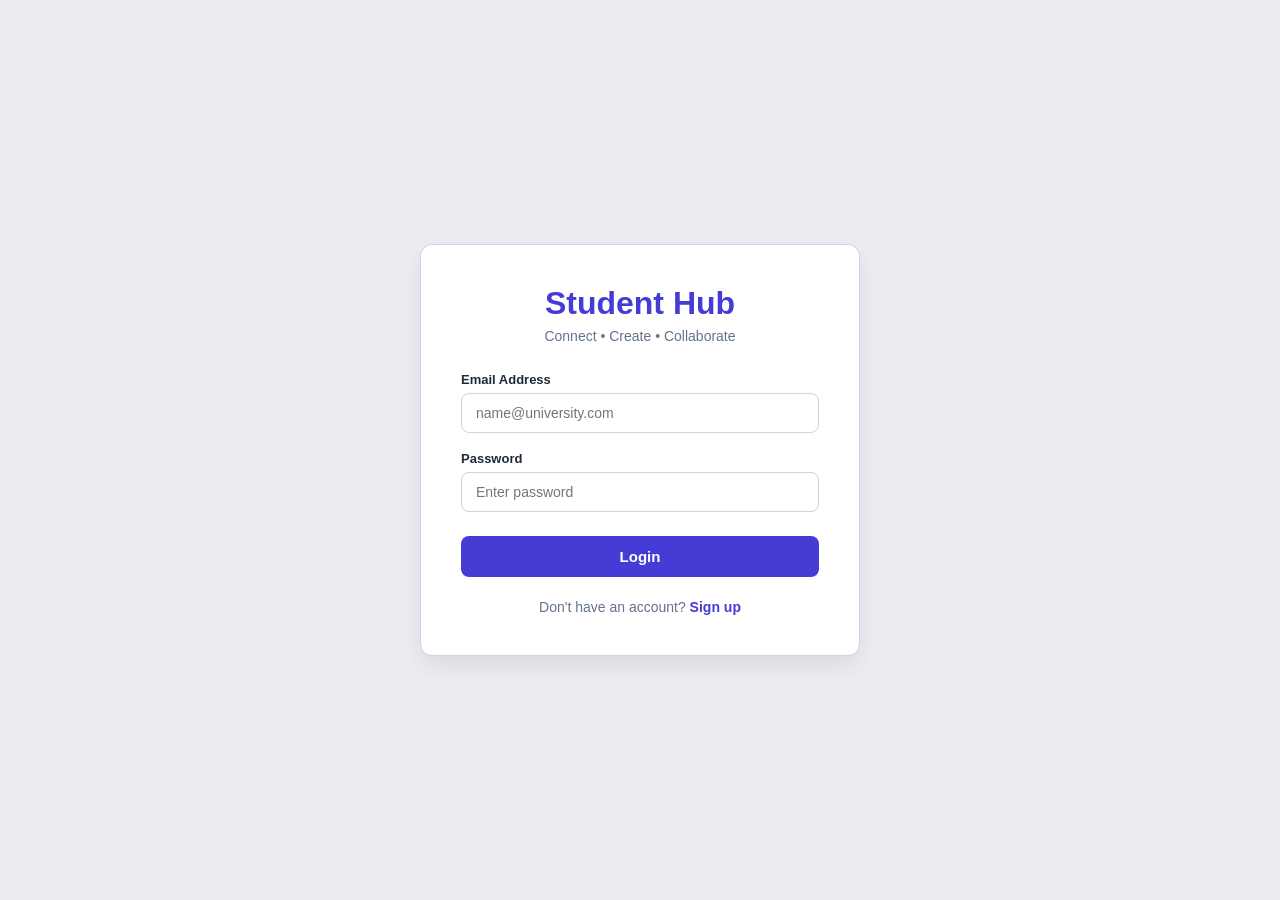
<file: frontend/index.html>
<!DOCTYPE html>
<html lang="en">
<head>
  <meta charset="UTF-8">
  <meta name="viewport" content="width=device-width, initial-scale=1.0">
  <title>Login - Student Hub</title>
  <style>
    :root {
      --primary: #463cd5;
      --primary-hover: #362cb5;
      --bg: #ebedf2;
      --text-main: #1e293b;
      --text-muted: #64748b;
      --border: #cbd5e1;
    }
    body {
      font-family: -apple-system, BlinkMacSystemFont, "Segoe UI", Roboto, sans-serif;
      background-color: var(--bg);
      height: 100vh;
      margin: 0;
      display: flex;
      align-items: center;
      justify-content: center;
    }
    .auth-card {
      background: #ffffff;
      width: 100%;
      max-width: 440px;
      padding: 40px;
      border-radius: 12px;
      border: 1px solid var(--border); 
      box-shadow: 0 10px 25px rgba(0, 0, 0, 0.08);
      box-sizing: border-box;
      text-align: center;
    }
    h1 { color: var(--primary); margin: 0 0 6px 0; font-size: 32px; font-weight: 700; }
    .tagline { color: var(--text-muted); font-size: 14px; margin-bottom: 28px; }
    
    .input-group { text-align: left; margin-bottom: 18px; }
    label { display: block; color: var(--text-main); font-size: 13px; font-weight: 600; margin-bottom: 6px; }
    input {
      width: 100%; padding: 11px 14px; border: 1px solid var(--border);
      border-radius: 8px; box-sizing: border-box; font-size: 14px;
    }
    button.submit-btn {
      width: 100%; padding: 12px; background-color: var(--primary); color: #ffffff;
      border: none; border-radius: 8px; font-weight: 600; font-size: 15px; cursor: pointer; margin-top: 6px;
    }
    button.submit-btn:hover { background-color: var(--primary-hover); }
    
    .auth-footer { margin-top: 22px; font-size: 14px; color: var(--text-muted); }
    .auth-footer a { color: var(--primary); font-weight: 600; text-decoration: none; }
    .auth-footer a:hover { text-decoration: underline; }
    
    .hint-box { margin-top: 20px; font-size: 12px; color: var(--text-muted); border-top: 1px dashed #e2e8f0; padding-top: 12px; }
  </style>
</head>
<body>

<div class="auth-card">
  <h1>Student Hub</h1>
  <div class="tagline">Connect • Create • Collaborate</div>

  <form onsubmit="event.preventDefault(); login();">
    <div class="input-group">
      <label for="email">Email Address</label>
      <input type="email" id="email" placeholder="name@university.com" required>
    </div>
    <div class="input-group">
      <label for="password">Password</label>
      <input type="password" id="password" placeholder="Enter password" required>
    </div>
    <button class="submit-btn" type="submit">Login</button>
  </form>

  <div class="auth-footer">
    Don't have an account? <a href="signup.html">Sign up</a>
  </div>

  
</div>

<script src="app.js"></script>
</body>
</html>
</file>
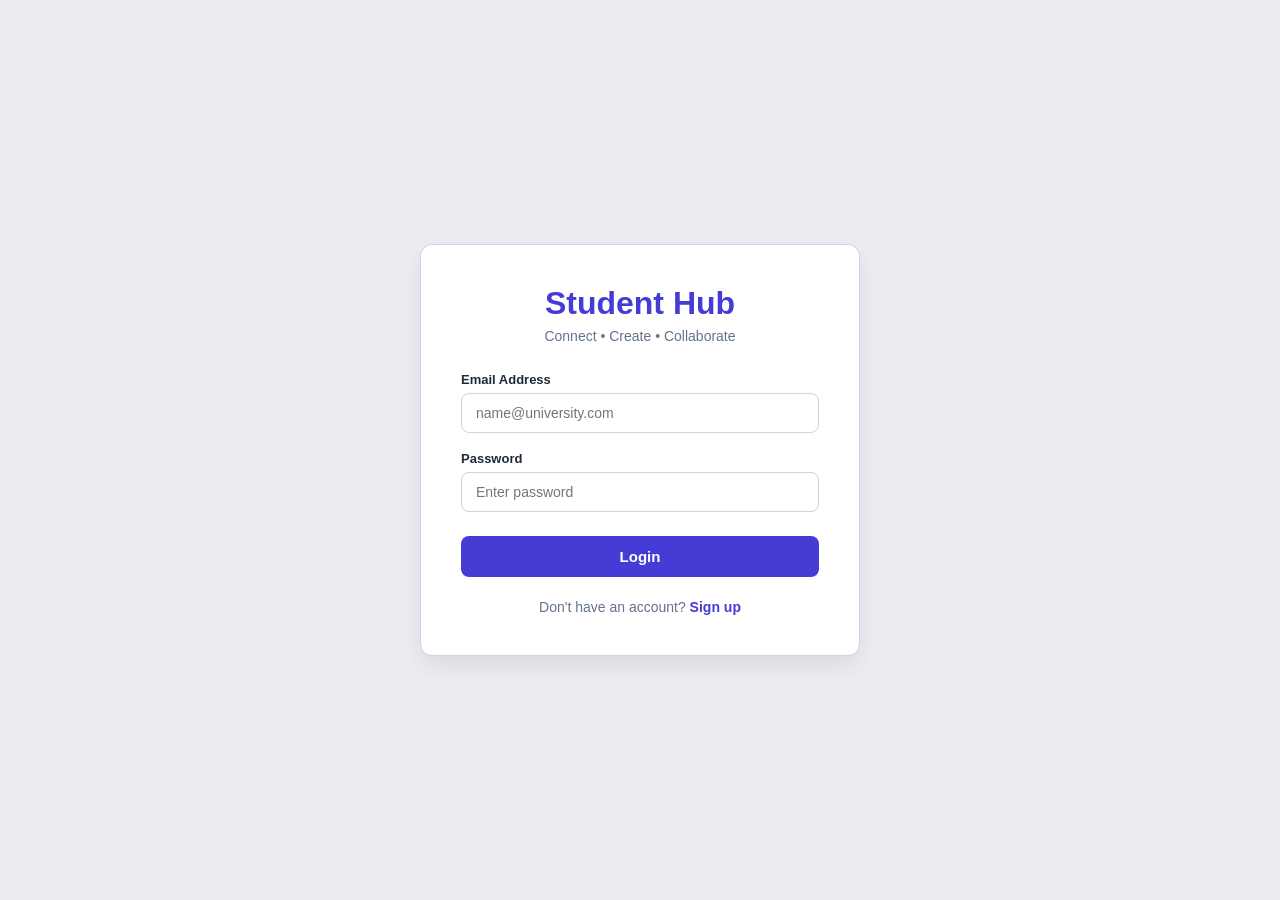
<file: frontend/chat.html>
<!DOCTYPE html>
<html lang="en">
<head>
  <meta charset="UTF-8">
  <meta name="viewport" content="width=device-width, initial-scale=1.0">
  <title>Team Workspace Chat</title>
  <link rel="stylesheet" href="style.css">
</head>
<body>
<div class="whatsapp-layout">
  <div class="chat-header">
    <button class="back-arrow" onclick="window.location.href='dashboard.html'">⬅ Back</button>
    <div class="header-details">
      <h3 id="roomTitle">Project Room</h3>
      <span id="roomManifest">Verifying roster...</span>
    </div>
  </div>
  <div id="chatStream" class="chat-body"></div>
  <div class="chat-footer">
    <input type="text" id="chatTypedInput" placeholder="Type a message..." onkeydown="handleChatEnter(event)">
    <button onclick="dispatchMessage()">Send</button>
  </div>
</div>
<script src="app.js"></script>
<script>
  document.addEventListener("DOMContentLoaded", () => { initChatRoom(); });
</script>
</body>
</html>
</file>
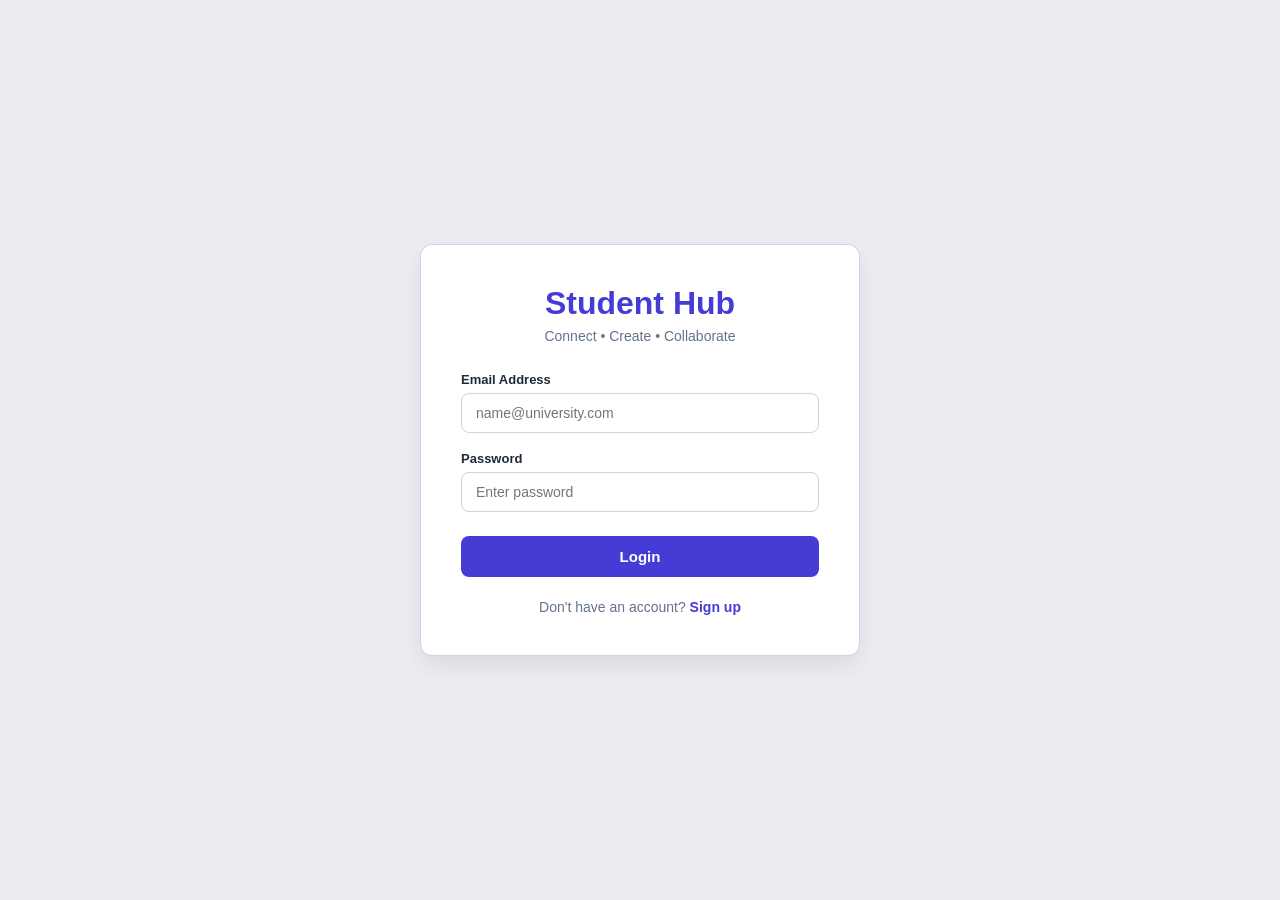
<file: frontend/dashboard.html>
<!DOCTYPE html>
<html lang="en">
<head>
  <meta charset="UTF-8">
  <meta name="viewport" content="width=device-width, initial-scale=1.0">
  <title>Dashboard - Student Collaboration Hub</title>
  <link rel="stylesheet" href="style.css">
</head>
<body>

<header>
  <a href="dashboard.html" class="logo">Student Collaboration Hub</a>
  <div class="nav-links">
    <a href="dashboard.html" class="nav-item active">Dashboard</a>
    <a href="profile.html" class="nav-item">My Profile</a>
    <button class="logout-btn" onclick="logout()">Logout</button>
  </div>
</header>

<div class="grid-container container">
  <!-- Left Column -->
  <div style="display: flex; flex-direction: column; gap: 24px;">
    
    <!-- Post Project Board -->
    <div class="panel">
      <h2>📌 Post a Project Idea</h2>
      <label>Project Title</label>
      <input type="text" id="projTitle" placeholder="e.g., AI Study Planner App">
      
      <label>Detailed Description</label>
      <textarea id="projDesc" rows="3" placeholder="Briefly describe what your project is about..."></textarea>
      
      <label>Skills Needed (comma separated)</label>
      <input type="text" id="projSkills" placeholder="e.g., React, Node, UI/UX">
      
      <label>Developer Slots Needed</label>
      <input type="number" id="projSlots" placeholder="e.g., 2" min="1">
      
      <button class="action" onclick="createNewProject()">Post Idea Notice</button>
    </div>

    <!-- Skill Search Directory -->
    <div class="panel">
      <h2>🔍 Candidate Skill Search</h2>
      <input type="text" id="skillSearchInput" placeholder="Type a skill (e.g. Python, Design)" onkeyup="searchStudents()">
      <div id="studentSearchResults" style="max-height: 220px; overflow-y: auto;">
        <p style="color: var(--text-muted); font-size: 14px;">Type a skill above to query candidates...</p>
      </div>
    </div>

  </div>

  <!-- Right Column -->
  <div>
    <div class="panel">
      <div style="display: flex; justify-content: space-between; align-items: center; border-bottom: 2px solid var(--bg); padding-bottom: 10px; margin-bottom: 16px;">
        <h2 style="border: none; margin: 0; padding: 0;">👥 Open Collaboration Notices</h2>
      </div>

      <!-- PROJECT LIVE FILTER -->
      <input type="text" id="projectFilterInput" placeholder="🔎 Search projects by title, description, or skills..." onkeyup="renderDashboardFeeds()" style="margin-bottom: 20px;">

      <div id="masterProjectFeed"></div>
    </div>
    
    <div class="panel" style="margin-top: 24px;">
      <h2>📨 Track Sent Requests</h2>
      <div id="mySentRequestsFeed"></div>
    </div>
  </div>
</div>

<script src="app.js"></script>
<script>
  document.addEventListener("DOMContentLoaded", () => { initDashboard(); });
</script>
</body>
</html>
</file>
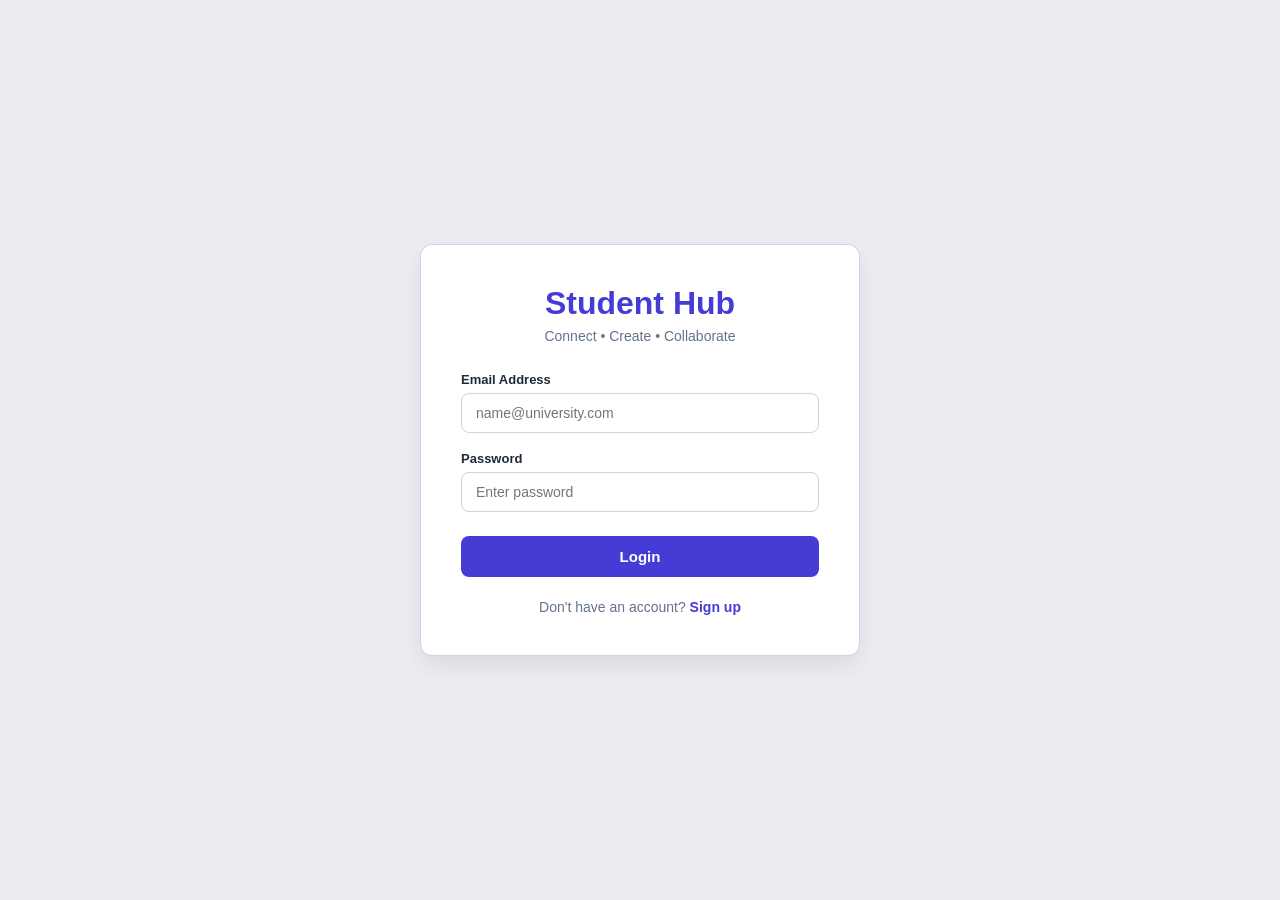
<file: frontend/profile.html>
<!DOCTYPE html>
<html lang="en">
<head>
  <meta charset="UTF-8">
  <meta name="viewport" content="width=device-width, initial-scale=1.0">
  <title>My Profile - Student Collaboration Hub</title>
  <link rel="stylesheet" href="style.css">
</head>
<body>

<header>
  <a href="dashboard.html" class="logo">Student Hub</a>
  <div class="nav-links">
    <a href="dashboard.html" class="nav-item">Dashboard</a>
    <a href="profile.html" class="nav-item active">My Profile</a>
    <button class="logout-btn" onclick="logout()">Logout</button>
  </div>
</header>

<div class="container" style="max-width: 650px;">
  <div class="panel">
    <h2>👤 Edit Student Profile</h2>
    
    <label>College / University</label>
    <input type="text" id="myCollegeInput" placeholder="e.g. Stanford / ABC Institute">
    
    <label>Branch / Department</label>
    <input type="text" id="myBranchInput" placeholder="e.g. Computer Science, Electrical, Design">
    
    <label>My Skills (comma separated)</label>
    <input type="text" id="mySkillsInput" placeholder="e.g. HTML, Python, Figma, React">
    
    <label>Short Bio / Portfolio Tagline</label>
    <textarea id="myBioInput" rows="3" placeholder="Tell potential team members about yourself..."></textarea>
    
    <button class="action" onclick="updateProfile()">Save Profile Details</button>
  </div>
</div>

<script src="app.js"></script>
<script>
  document.addEventListener("DOMContentLoaded", () => { loadProfilePage(); });
</script>
</body>
</html>
</file>
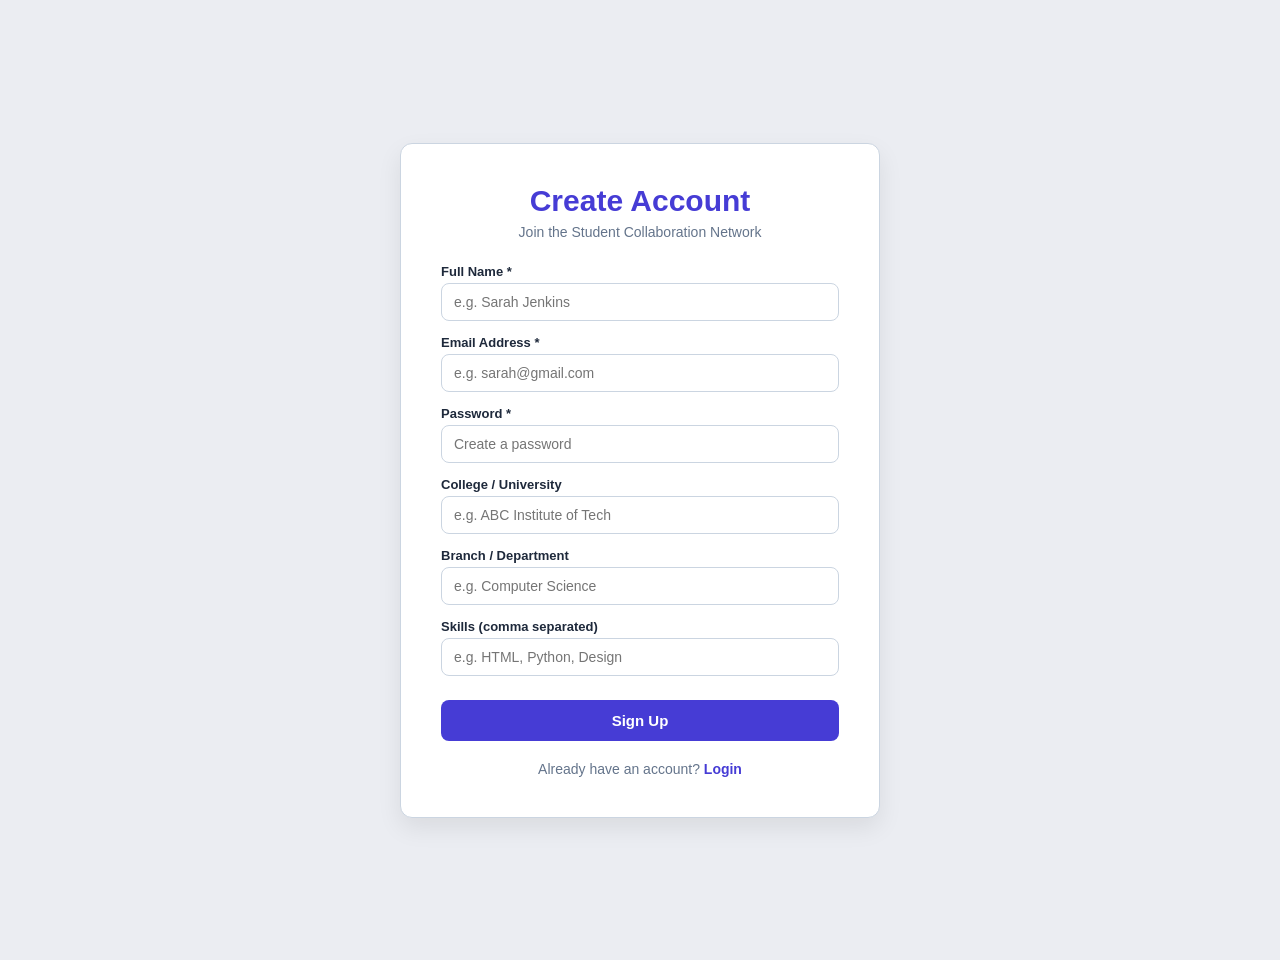
<file: frontend/signup.html>
<!DOCTYPE html>
<html lang="en">
<head>
  <meta charset="UTF-8">
  <meta name="viewport" content="width=device-width, initial-scale=1.0">
  <title>Sign Up - Student Hub</title>
  <style>
    :root {
      --primary: #463cd5;
      --primary-hover: #362cb5;
      --bg: #ebedf2;
      --text-main: #1e293b;
      --text-muted: #64748b;
      --border: #cbd5e1;
    }
    body {
      font-family: -apple-system, BlinkMacSystemFont, "Segoe UI", Roboto, sans-serif;
      background-color: var(--bg);
      min-height: 100vh;
      margin: 0;
      display: flex;
      align-items: center;
      justify-content: center;
      padding: 30px 0;
    }
    .auth-card {
      background: #ffffff;
      width: 100%;
      max-width: 480px;
      padding: 40px;
      border-radius: 12px;
      border: 1px solid var(--border); 
      box-shadow: 0 10px 25px rgba(0, 0, 0, 0.08);
      box-sizing: border-box;
    }
    h1 { color: var(--primary); margin: 0 0 6px 0; font-size: 30px; text-align: center; font-weight: 700; }
    .tagline { color: var(--text-muted); font-size: 14px; text-align: center; margin-bottom: 24px; }
    
    .input-group { text-align: left; margin-bottom: 14px; }
    label { display: block; color: var(--text-main); font-size: 13px; font-weight: 600; margin-bottom: 4px; }
    input {
      width: 100%; padding: 10px 12px; border: 1px solid var(--border);
      border-radius: 8px; box-sizing: border-box; font-size: 14px;
    }
    button.submit-btn {
      width: 100%; padding: 12px; background-color: var(--primary); color: #ffffff;
      border: none; border-radius: 8px; font-weight: 600; font-size: 15px; cursor: pointer; margin-top: 10px;
    }
    button.submit-btn:hover { background-color: var(--primary-hover); }
    
    .auth-footer { margin-top: 20px; font-size: 14px; color: var(--text-muted); text-align: center; }
    .auth-footer a { color: var(--primary); font-weight: 600; text-decoration: none; }
    .auth-footer a:hover { text-decoration: underline; }
  </style>
</head>
<body>

<div class="auth-card">
  <h1>Create Account</h1>
  <div class="tagline">Join the Student Collaboration Network</div>

  <form onsubmit="event.preventDefault(); register();">
    <div class="input-group">
      <label for="regName">Full Name *</label>
      <input type="text" id="regName" placeholder="e.g. Sarah Jenkins" required>
    </div>
    
    <div class="input-group">
      <label for="regEmail">Email Address *</label>
      <input type="email" id="regEmail" placeholder="e.g. sarah@gmail.com" required>
    </div>
    
    <div class="input-group">
      <label for="regPassword">Password *</label>
      <input type="password" id="regPassword" placeholder="Create a password" required>
    </div>
    
    <div class="input-group">
      <label for="regCollege">College / University</label>
      <input type="text" id="regCollege" placeholder="e.g. ABC Institute of Tech">
    </div>
    
    <div class="input-group">
      <label for="regBranch">Branch / Department</label>
      <input type="text" id="regBranch" placeholder="e.g. Computer Science">
    </div>
    
    <div class="input-group">
      <label for="regSkills">Skills (comma separated)</label>
      <input type="text" id="regSkills" placeholder="e.g. HTML, Python, Design">
    </div>
    
    <button class="submit-btn" type="submit">Sign Up</button>
  </form>

  <div class="auth-footer">
    Already have an account? <a href="index.html">Login</a>
  </div>
</div>

<script src="app.js"></script>
</body>
</html>
</file>
<file: frontend/style.css>
:root {
  --primary: #4f46e5;
  --primary-hover: #4338ca;
  --surface: #ffffff;
  --bg: #f8fafc;
  --text-main: #0f172a;
  --text-muted: #64748b;
  --border: #e2e8f0;
  --success: #10b981;
  --danger: #ef4444;
}

body {
  font-family: -apple-system, BlinkMacSystemFont, "Segoe UI", Roboto, sans-serif;
  background-color: var(--bg);
  color: var(--text-main);
  margin: 0;
}

/* Header & Navbar */
header {
  background: var(--surface);
  border-bottom: 1px solid var(--border);
  padding: 14px 40px;
  display: flex;
  justify-content: space-between;
  align-items: center;
}

.logo {
  font-size: 20px;
  font-weight: 700;
  color: var(--primary);
  text-decoration: none;
}

.nav-links {
  display: flex;
  align-items: center;
  gap: 20px;
}

.nav-item {
  color: var(--text-muted);
  text-decoration: none;
  font-weight: 500;
  font-size: 14px;
}

.nav-item:hover, .nav-item.active {
  color: var(--primary);
}

.logout-btn {
  background: #f1f5f9;
  border: none;
  padding: 8px 14px;
  border-radius: 6px;
  cursor: pointer;
  font-weight: 600;
}

/* Layout Cards */
.container {
  max-width: 1200px;
  margin: 30px auto;
  padding: 0 20px;
}

.grid-container {
  display: grid;
  grid-template-columns: 1fr 2fr;
  gap: 30px;
}

.panel {
  background: var(--surface);
  border: 1px solid var(--border);
  border-radius: 12px;
  padding: 24px;
  box-shadow: 0 1px 3px rgba(0,0,0,0.05);
}

h2 {
  margin-top: 0;
  font-size: 18px;
  border-bottom: 2px solid var(--bg);
  padding-bottom: 10px;
  margin-bottom: 16px;
}

label {
  font-size: 12px;
  font-weight: 600;
  color: var(--text-muted);
  display: block;
  margin-bottom: 4px;
}

input, textarea, select {
  width: 100%;
  padding: 10px 12px;
  margin-bottom: 14px;
  border: 1px solid var(--border);
  border-radius: 8px;
  box-sizing: border-box;
  font-family: inherit;
  font-size: 14px;
}

button.action {
  background: var(--primary);
  color: white;
  border: none;
  padding: 12px 16px;
  border-radius: 8px;
  font-weight: 600;
  cursor: pointer;
  width: 100%;
}

button.action:hover { background: var(--primary-hover); }

/* Project Cards */
.project-card {
  background: var(--surface);
  border: 1px solid var(--border);
  border-radius: 12px;
  padding: 20px;
  margin-bottom: 16px;
}

.meta-tag {
  display: inline-block;
  background: #e0e7ff;
  color: #3730a3;
  padding: 4px 10px;
  border-radius: 9999px;
  font-size: 12px;
  font-weight: 500;
  margin-right: 6px;
  margin-bottom: 6px;
}

.branch-badge {
  background: #fef3c7;
  color: #92400e;
  padding: 2px 8px;
  border-radius: 4px;
  font-size: 11px;
  font-weight: 600;
  margin-left: 6px;
}

.btn-row { display: flex; gap: 10px; margin-top: 15px; }
.btn-small { padding: 8px 14px; font-size: 13px; font-weight: 600; border-radius: 6px; border: none; cursor: pointer; flex: 1; text-align: center; }
.btn-req { background: var(--primary); color: white; }
.btn-chat { background: var(--success); color: white; }
.btn-del { background: var(--danger); color: white; }

.req-item {
  background: #f8fafc;
  padding: 10px;
  border-radius: 6px;
  border: 1px solid var(--border);
  margin-top: 8px;
  display: flex;
  justify-content: space-between;
  align-items: center;
}

.btn-acc { background: var(--success); color: white; border:none; padding: 6px 10px; border-radius: 4px; cursor:pointer; font-size:12px; font-weight:600;}
.btn-rej { background: var(--danger); color: white; border:none; padding: 6px 10px; border-radius: 4px; cursor:pointer; font-size:12px; font-weight:600;}

/* WhatsApp Chat UI */
.whatsapp-layout { display: flex; flex-direction: column; height: 100vh; max-width: 800px; margin: 0 auto; background-color: #efeae2; }
.chat-header { background-color: #075e54; color: white; padding: 10px 16px; display: flex; align-items: center; gap: 12px; }
.back-arrow { background: transparent; border: none; color: white; font-size: 16px; cursor: pointer; font-weight: bold; }
.chat-body { flex: 1; overflow-y: auto; padding: 16px; display: flex; flex-direction: column; gap: 8px; background-image: url('https://user-images.githubusercontent.com/15075759/28719144-86dc0f70-73b1-11e7-911d-60d70fcded21.png'); }
.msg-bubble { max-width: 65%; padding: 8px 12px; border-radius: 8px; font-size: 14.5px; box-shadow: 0 1px 1px rgba(0,0,0,0.1); word-wrap: break-word; }
.msg-bubble.me { background-color: #d9fdd3; align-self: flex-end; }
.msg-bubble.other { background-color: #ffffff; align-self: flex-start; }
.sender-name { font-size: 12px; font-weight: bold; color: #35a670; margin-bottom: 2px; }
.msg-time { font-size: 10px; color: #667781; text-align: right; display: block; }
.chat-footer { background-color: #f0f2f5; padding: 10px 16px; display: flex; align-items: center; gap: 12px; }
.chat-footer input { flex: 1; padding: 10px 16px; border-radius: 8px; border: none; outline: none; margin-bottom: 0; }
.chat-footer button { background-color: #00a884; color: white; border: none; padding: 10px 18px; border-radius: 8px; font-weight: 600; cursor: pointer; }
</file>
